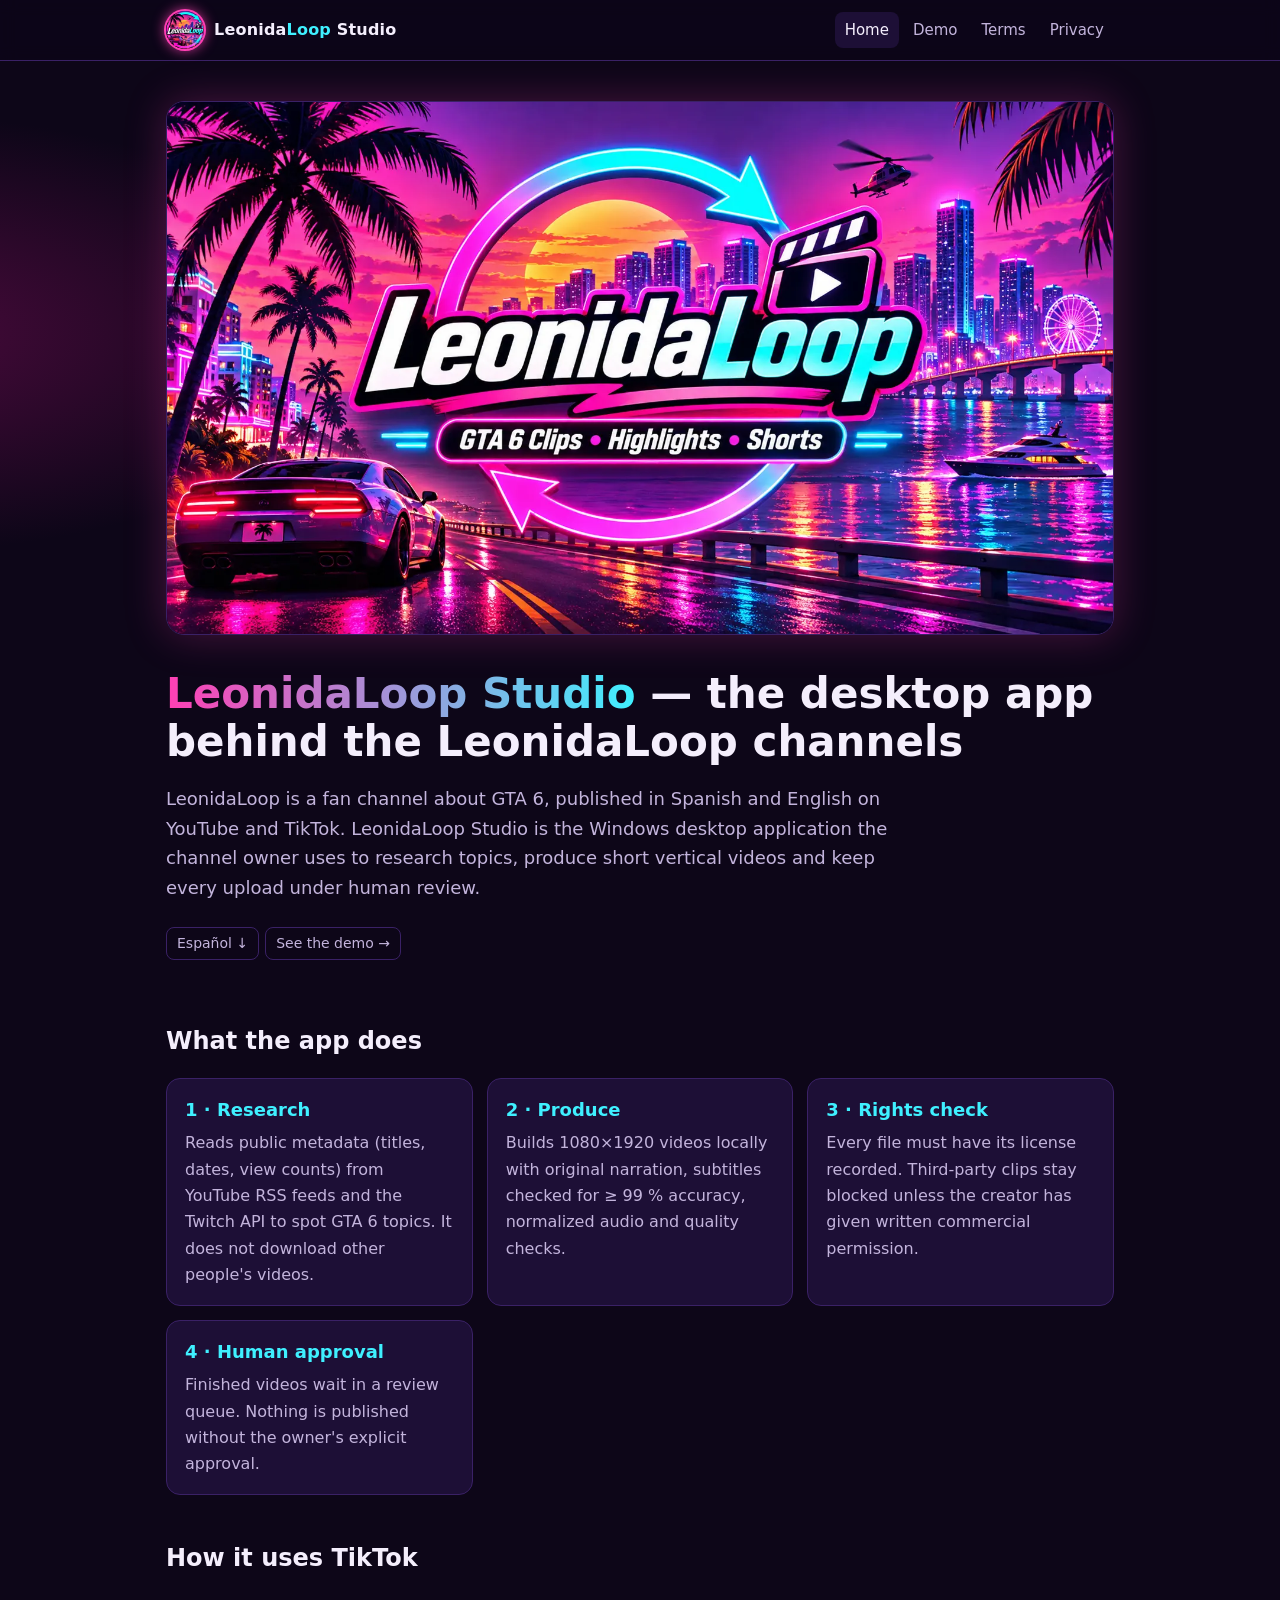
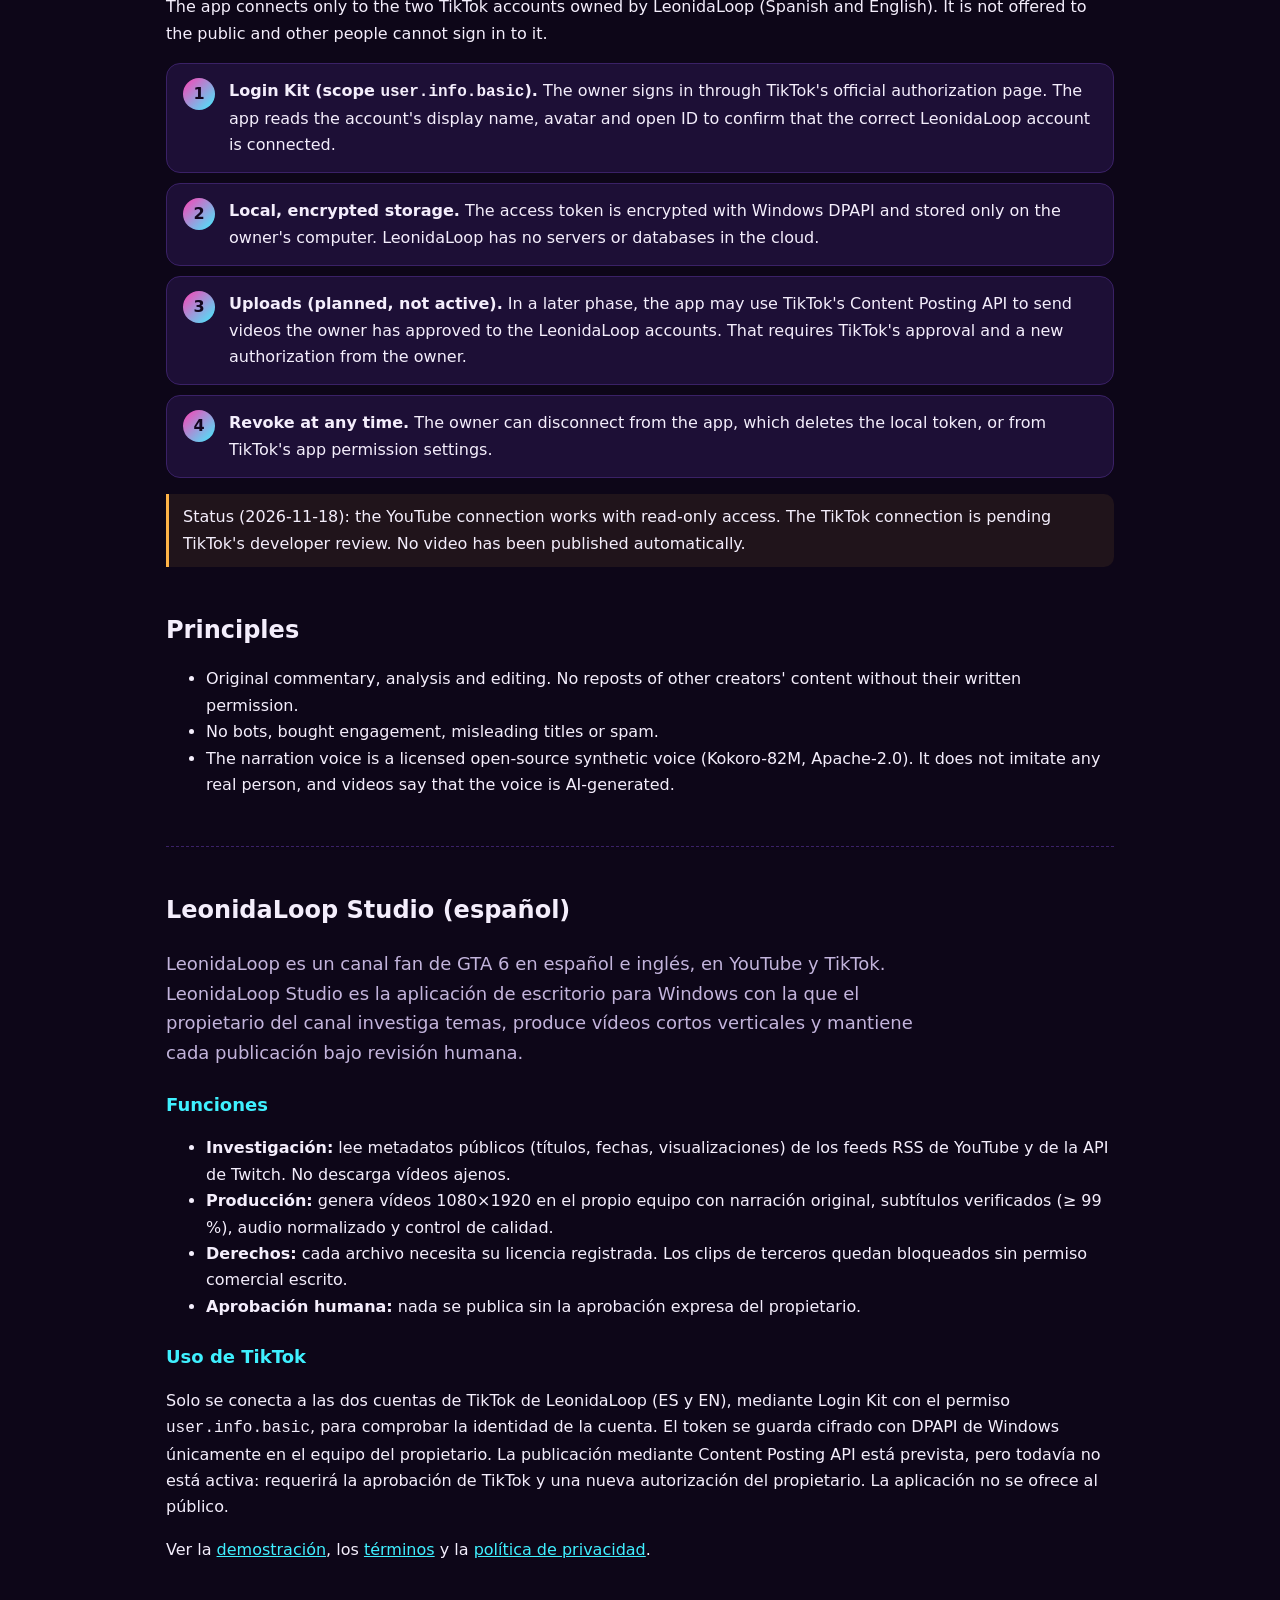
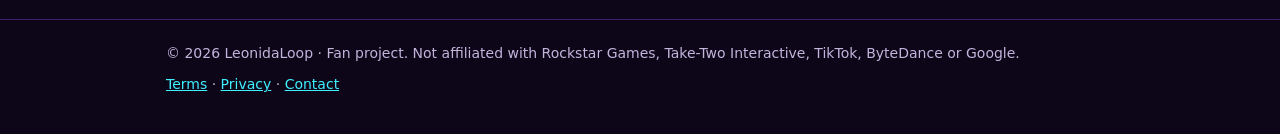
<file: index.html>
<!doctype html>
<html lang="en">
<head>
<meta charset="utf-8">
<meta name="viewport" content="width=device-width,initial-scale=1">
<title>LeonidaLoop Studio</title>
<meta name="description" content="LeonidaLoop Studio is the private Windows desktop app that the LeonidaLoop GTA 6 channels use to plan, produce and review their own short videos.">
<link rel="icon" href="assets/icon.png">
<link rel="stylesheet" href="assets/site.css">
</head>
<body>
<header class="top"><div class="wrap">
  <a class="brand" href="./"><img src="assets/logo.webp" alt="LeonidaLoop logo"><span>Leonida<b>Loop</b> Studio</span></a>
  <nav class="links"><a href="./" aria-current="page">Home</a><a href="demo.html">Demo</a><a href="terms.html">Terms</a><a href="privacy.html">Privacy</a></nav>
</div></header>

<main class="wrap">
<section class="hero">
  <img class="banner" src="assets/banner.webp" width="1600" height="900" alt="LeonidaLoop banner: neon city at sunset with the LeonidaLoop logo">
  <h1><span class="grad">LeonidaLoop Studio</span> — the desktop app behind the LeonidaLoop channels</h1>
  <p class="lead">LeonidaLoop is a fan channel about GTA 6, published in Spanish and English on YouTube and TikTok. LeonidaLoop Studio is the Windows desktop application the channel owner uses to research topics, produce short vertical videos and keep every upload under human review.</p>
  <div class="langsw"><a href="#es">Español ↓</a><a href="demo.html">See the demo →</a></div>
</section>

<h2>What the app does</h2>
<div class="grid">
  <div class="card"><h3>1 · Research</h3><p>Reads public metadata (titles, dates, view counts) from YouTube RSS feeds and the Twitch API to spot GTA 6 topics. It does not download other people's videos.</p></div>
  <div class="card"><h3>2 · Produce</h3><p>Builds 1080×1920 videos locally with original narration, subtitles checked for ≥ 99 % accuracy, normalized audio and quality checks.</p></div>
  <div class="card"><h3>3 · Rights check</h3><p>Every file must have its license recorded. Third-party clips stay blocked unless the creator has given written commercial permission.</p></div>
  <div class="card"><h3>4 · Human approval</h3><p>Finished videos wait in a review queue. Nothing is published without the owner's explicit approval.</p></div>
</div>

<h2>How it uses TikTok</h2>
<p>The app connects only to the two TikTok accounts owned by LeonidaLoop (Spanish and English). It is not offered to the public and other people cannot sign in to it.</p>
<ol class="flow">
  <li><b>Login Kit (scope <code>user.info.basic</code>).</b> The owner signs in through TikTok's official authorization page. The app reads the account's display name, avatar and open ID to confirm that the correct LeonidaLoop account is connected.</li>
  <li><b>Local, encrypted storage.</b> The access token is encrypted with Windows DPAPI and stored only on the owner's computer. LeonidaLoop has no servers or databases in the cloud.</li>
  <li><b>Uploads (planned, not active).</b> In a later phase, the app may use TikTok's Content Posting API to send videos the owner has approved to the LeonidaLoop accounts. That requires TikTok's approval and a new authorization from the owner.</li>
  <li><b>Revoke at any time.</b> The owner can disconnect from the app, which deletes the local token, or from TikTok's app permission settings.</li>
</ol>
<p class="note">Status (2026-11-18): the YouTube connection works with read-only access. The TikTok connection is pending TikTok's developer review. No video has been published automatically.</p>

<h2>Principles</h2>
<ul>
  <li>Original commentary, analysis and editing. No reposts of other creators' content without their written permission.</li>
  <li>No bots, bought engagement, misleading titles or spam.</li>
  <li>The narration voice is a licensed open-source synthetic voice (Kokoro-82M, Apache-2.0). It does not imitate any real person, and videos say that the voice is AI-generated.</li>
</ul>

<hr class="sep" id="es">
<section lang="es">
<h2>LeonidaLoop Studio (español)</h2>
<p class="lead">LeonidaLoop es un canal fan de GTA 6 en español e inglés, en YouTube y TikTok. LeonidaLoop Studio es la aplicación de escritorio para Windows con la que el propietario del canal investiga temas, produce vídeos cortos verticales y mantiene cada publicación bajo revisión humana.</p>
<h3>Funciones</h3>
<ul>
  <li><b>Investigación:</b> lee metadatos públicos (títulos, fechas, visualizaciones) de los feeds RSS de YouTube y de la API de Twitch. No descarga vídeos ajenos.</li>
  <li><b>Producción:</b> genera vídeos 1080×1920 en el propio equipo con narración original, subtítulos verificados (≥ 99 %), audio normalizado y control de calidad.</li>
  <li><b>Derechos:</b> cada archivo necesita su licencia registrada. Los clips de terceros quedan bloqueados sin permiso comercial escrito.</li>
  <li><b>Aprobación humana:</b> nada se publica sin la aprobación expresa del propietario.</li>
</ul>
<h3>Uso de TikTok</h3>
<p>Solo se conecta a las dos cuentas de TikTok de LeonidaLoop (ES y EN), mediante Login Kit con el permiso <code>user.info.basic</code>, para comprobar la identidad de la cuenta. El token se guarda cifrado con DPAPI de Windows únicamente en el equipo del propietario. La publicación mediante Content Posting API está prevista, pero todavía no está activa: requerirá la aprobación de TikTok y una nueva autorización del propietario. La aplicación no se ofrece al público.</p>
<p>Ver la <a href="demo.html#es">demostración</a>, los <a href="terms.html#es">términos</a> y la <a href="privacy.html#es">política de privacidad</a>.</p>
</section>
</main>

<footer><div class="wrap">
  <span>© 2026 LeonidaLoop · Fan project. Not affiliated with Rockstar Games, Take-Two Interactive, TikTok, ByteDance or Google.</span>
  <span><a href="terms.html">Terms</a> · <a href="privacy.html">Privacy</a> · <a href="https://github.com/leonidaloop/leonidaloop.github.io/issues">Contact</a></span>
</div></footer>
</body>
</html>
</file>
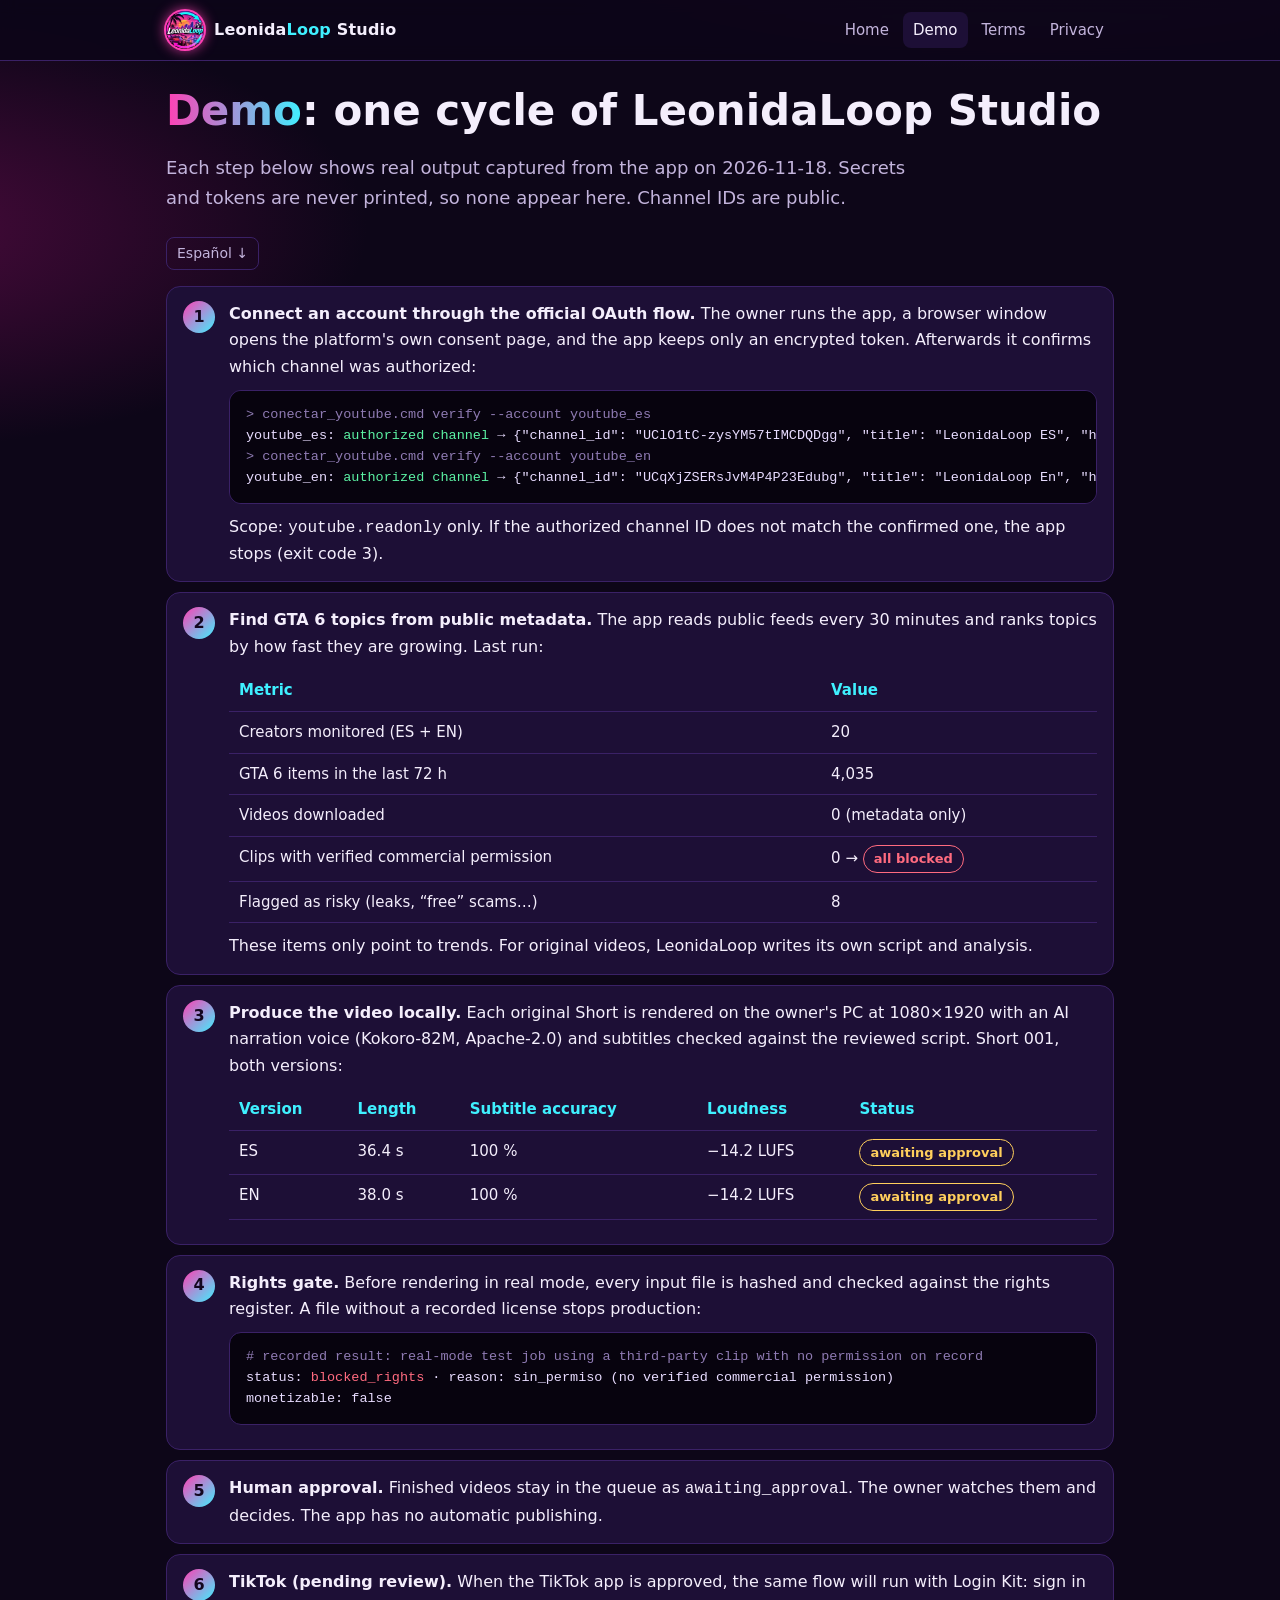
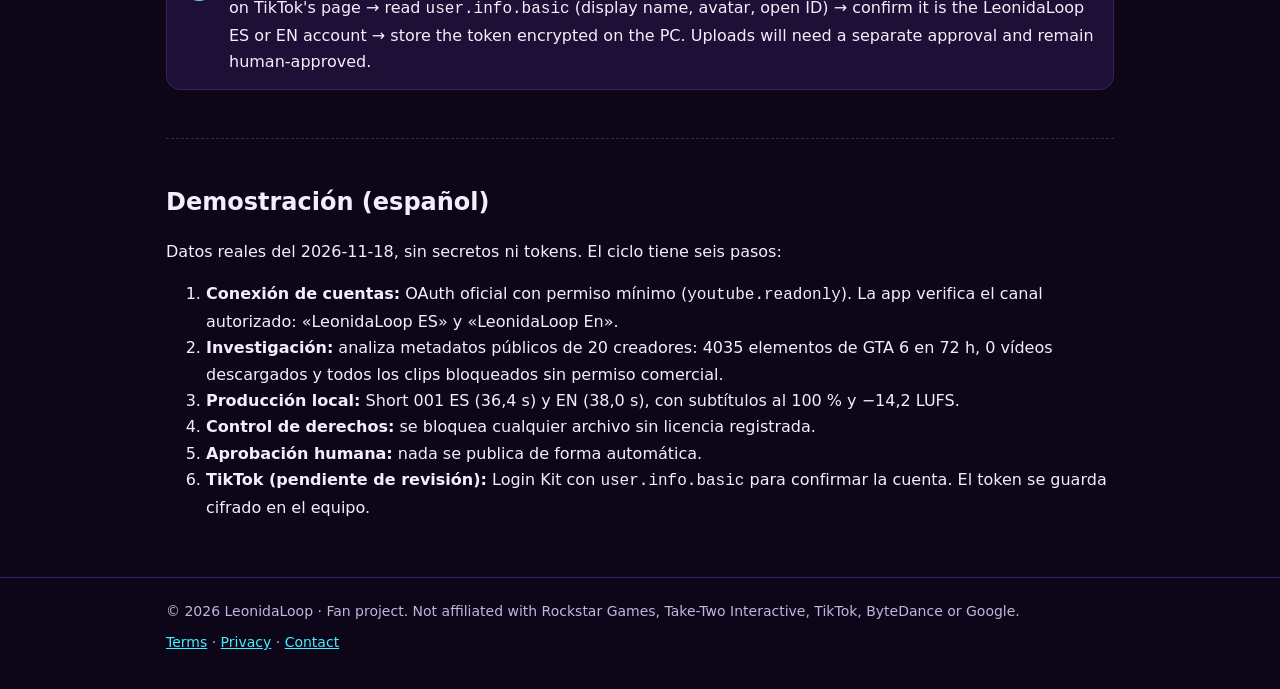
<file: demo.html>
<!doctype html>
<html lang="en">
<head>
<meta charset="utf-8">
<meta name="viewport" content="width=device-width,initial-scale=1">
<title>LeonidaLoop Studio Demo</title>
<meta name="description" content="A walkthrough of LeonidaLoop Studio using real output from the app.">
<link rel="icon" href="assets/icon.png">
<link rel="stylesheet" href="assets/site.css">
</head>
<body>
<header class="top"><div class="wrap">
  <a class="brand" href="./"><img src="assets/logo.webp" alt="LeonidaLoop logo"><span>Leonida<b>Loop</b> Studio</span></a>
  <nav class="links"><a href="./">Home</a><a href="demo.html" aria-current="page">Demo</a><a href="terms.html">Terms</a><a href="privacy.html">Privacy</a></nav>
</div></header>

<main class="wrap">
<h1><span class="grad">Demo</span>: one cycle of LeonidaLoop Studio</h1>
<p class="lead">Each step below shows real output captured from the app on 2026-11-18. Secrets and tokens are never printed, so none appear here. Channel IDs are public.</p>
<div class="langsw"><a href="#es">Español ↓</a></div>

<ol class="flow">
<li><b>Connect an account through the official OAuth flow.</b> The owner runs the app, a browser window opens the platform's own consent page, and the app keeps only an encrypted token. Afterwards it confirms which channel was authorized:
<pre class="term"><span class="c">&gt; conectar_youtube.cmd verify --account youtube_es</span>
youtube_es: <span class="g">authorized channel</span> → {"channel_id": "UClO1tC-zysYM57tIMCDQDgg", "title": "LeonidaLoop ES", "handle": "@leonidaloopesp", "privacy": "public"}
<span class="c">&gt; conectar_youtube.cmd verify --account youtube_en</span>
youtube_en: <span class="g">authorized channel</span> → {"channel_id": "UCqXjZSERsJvM4P4P23Edubg", "title": "LeonidaLoop En", "handle": "@leonidaloopeng", "privacy": "public"}</pre>
Scope: <code>youtube.readonly</code> only. If the authorized channel ID does not match the confirmed one, the app stops (exit code 3).</li>

<li><b>Find GTA 6 topics from public metadata.</b> The app reads public feeds every 30 minutes and ranks topics by how fast they are growing. Last run:
<div class="tbl"><table>
<tr><th>Metric</th><th>Value</th></tr>
<tr><td>Creators monitored (ES + EN)</td><td>20</td></tr>
<tr><td>GTA 6 items in the last 72 h</td><td>4,035</td></tr>
<tr><td>Videos downloaded</td><td>0 (metadata only)</td></tr>
<tr><td>Clips with verified commercial permission</td><td>0 → <span class="pill bad">all blocked</span></td></tr>
<tr><td>Flagged as risky (leaks, “free” scams…)</td><td>8</td></tr>
</table></div>
These items only point to trends. For original videos, LeonidaLoop writes its own script and analysis.</li>

<li><b>Produce the video locally.</b> Each original Short is rendered on the owner's PC at 1080×1920 with an AI narration voice (Kokoro-82M, Apache-2.0) and subtitles checked against the reviewed script. Short 001, both versions:
<div class="tbl"><table>
<tr><th>Version</th><th>Length</th><th>Subtitle accuracy</th><th>Loudness</th><th>Status</th></tr>
<tr><td>ES</td><td>36.4 s</td><td>100 %</td><td>−14.2 LUFS</td><td><span class="pill warn">awaiting approval</span></td></tr>
<tr><td>EN</td><td>38.0 s</td><td>100 %</td><td>−14.2 LUFS</td><td><span class="pill warn">awaiting approval</span></td></tr>
</table></div></li>

<li><b>Rights gate.</b> Before rendering in real mode, every input file is hashed and checked against the rights register. A file without a recorded license stops production:
<pre class="term"><span class="c"># recorded result: real-mode test job using a third-party clip with no permission on record</span>
status: <span class="r">blocked_rights</span> · reason: sin_permiso (no verified commercial permission)
monetizable: false</pre></li>

<li><b>Human approval.</b> Finished videos stay in the queue as <code>awaiting_approval</code>. The owner watches them and decides. The app has no automatic publishing.</li>

<li><b>TikTok (pending review).</b> When the TikTok app is approved, the same flow will run with Login Kit: sign in on TikTok's page → read <code>user.info.basic</code> (display name, avatar, open ID) → confirm it is the LeonidaLoop ES or EN account → store the token encrypted on the PC. Uploads will need a separate approval and remain human-approved.</li>
</ol>

<hr class="sep" id="es">
<section lang="es">
<h2>Demostración (español)</h2>
<p>Datos reales del 2026-11-18, sin secretos ni tokens. El ciclo tiene seis pasos:</p>
<ol>
<li><b>Conexión de cuentas:</b> OAuth oficial con permiso mínimo (<code>youtube.readonly</code>). La app verifica el canal autorizado: «LeonidaLoop ES» y «LeonidaLoop En».</li>
<li><b>Investigación:</b> analiza metadatos públicos de 20 creadores: 4035 elementos de GTA 6 en 72 h, 0 vídeos descargados y todos los clips bloqueados sin permiso comercial.</li>
<li><b>Producción local:</b> Short 001 ES (36,4 s) y EN (38,0 s), con subtítulos al 100 % y −14,2 LUFS.</li>
<li><b>Control de derechos:</b> se bloquea cualquier archivo sin licencia registrada.</li>
<li><b>Aprobación humana:</b> nada se publica de forma automática.</li>
<li><b>TikTok (pendiente de revisión):</b> Login Kit con <code>user.info.basic</code> para confirmar la cuenta. El token se guarda cifrado en el equipo.</li>
</ol>
</section>
</main>

<footer><div class="wrap">
  <span>© 2026 LeonidaLoop · Fan project. Not affiliated with Rockstar Games, Take-Two Interactive, TikTok, ByteDance or Google.</span>
  <span><a href="terms.html">Terms</a> · <a href="privacy.html">Privacy</a> · <a href="https://github.com/leonidaloop/leonidaloop.github.io/issues">Contact</a></span>
</div></footer>
</body>
</html>
</file>
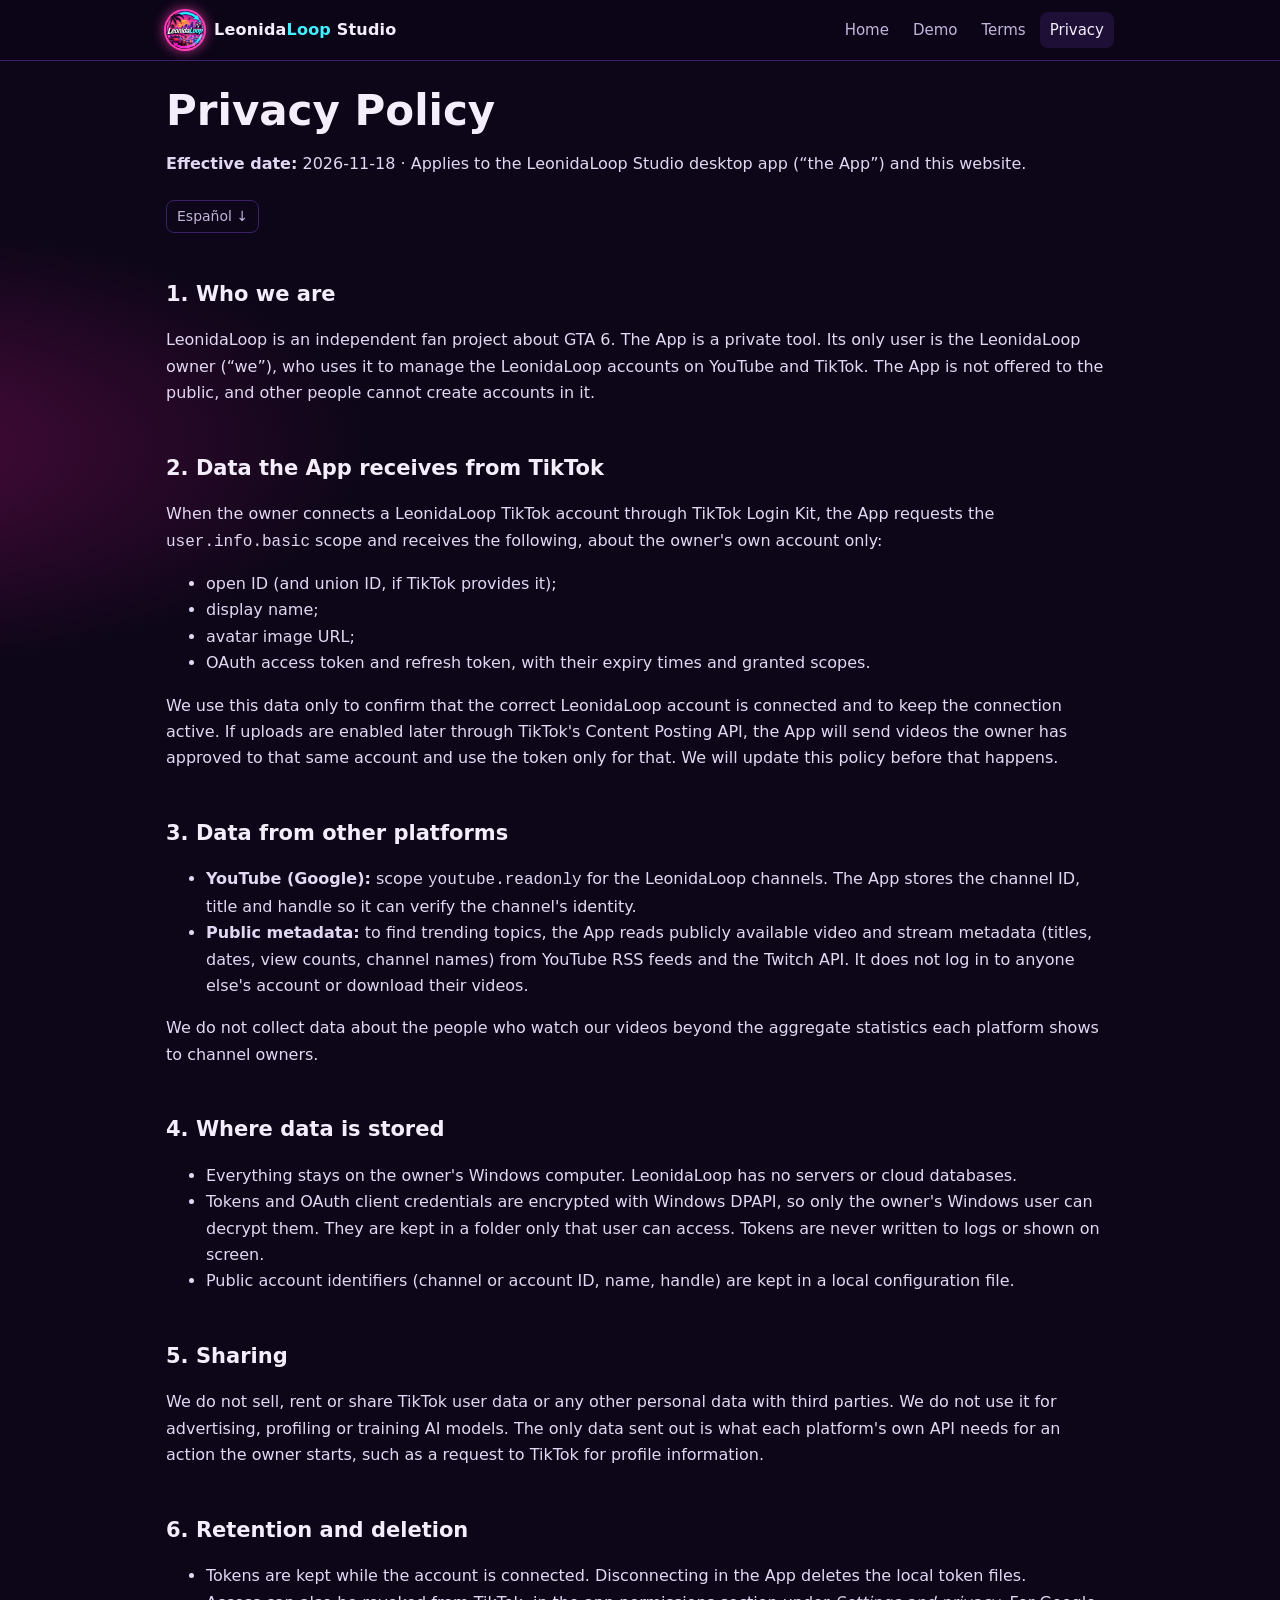
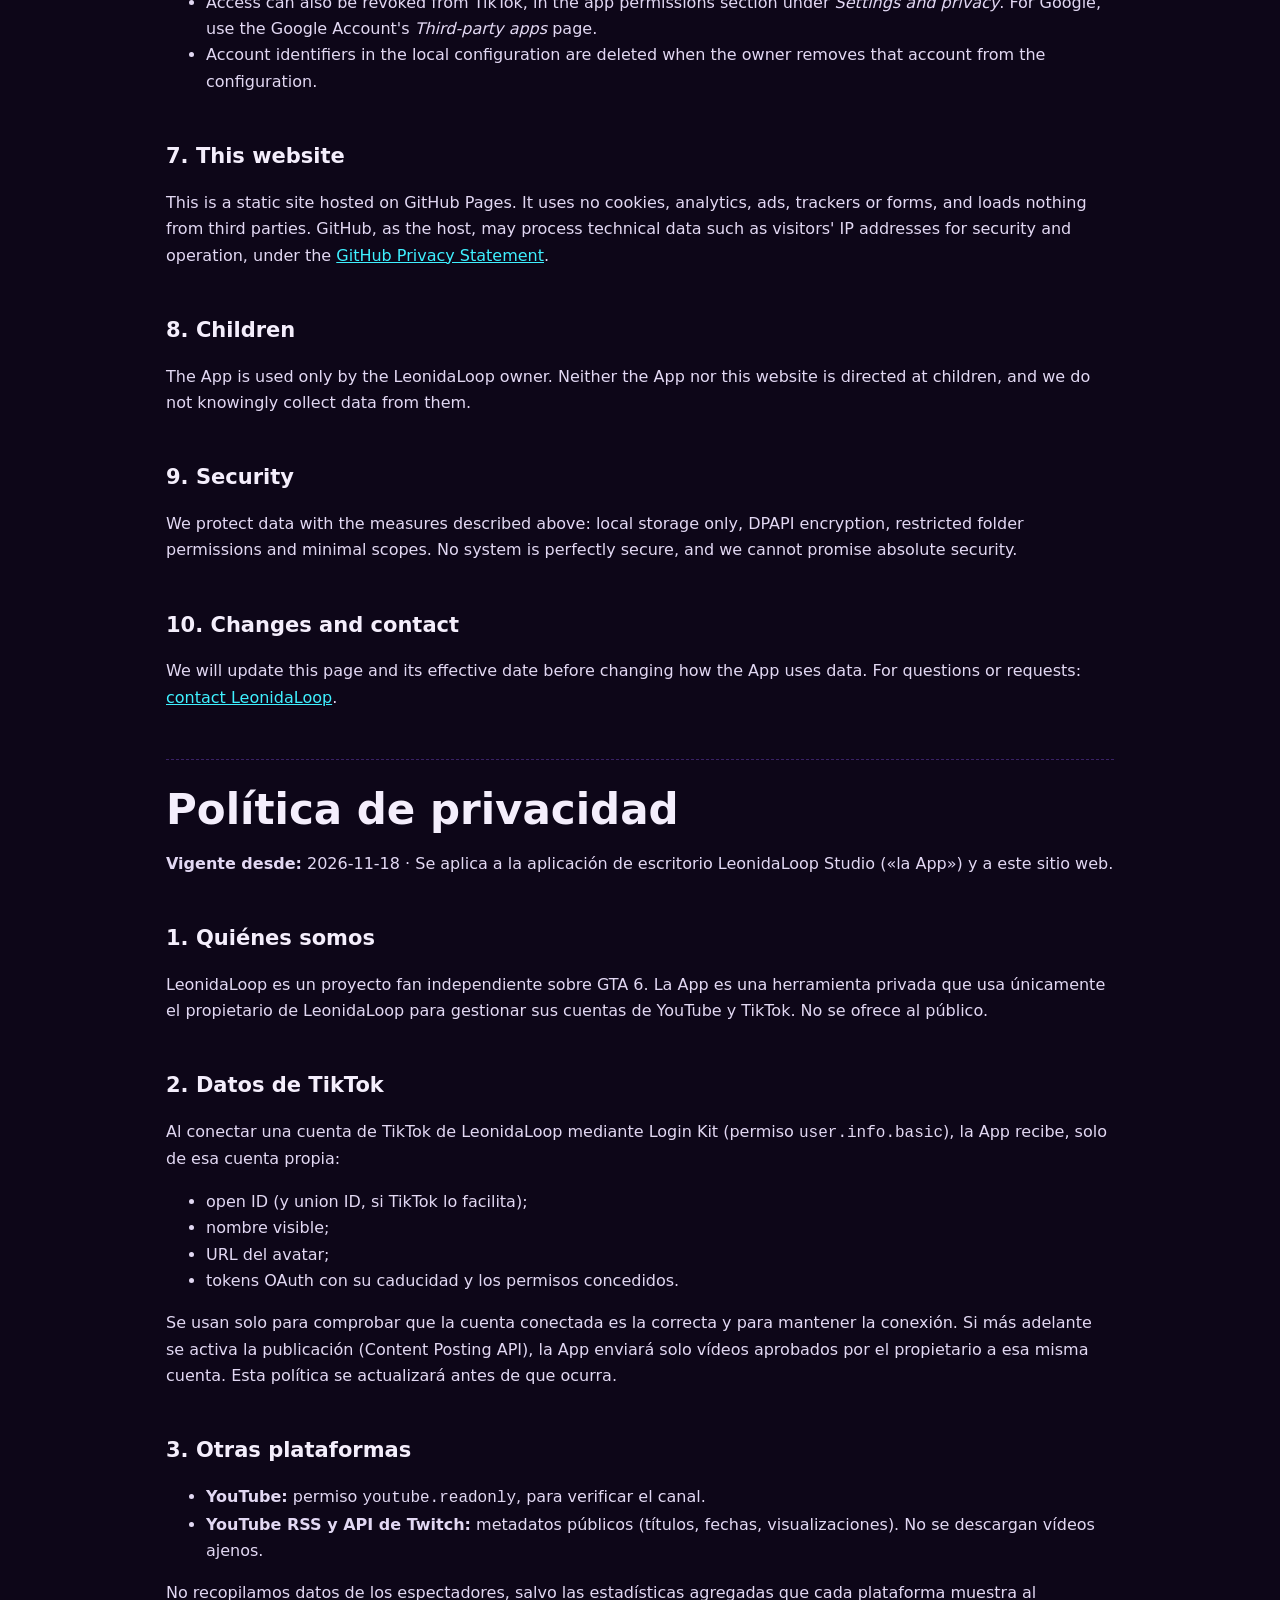
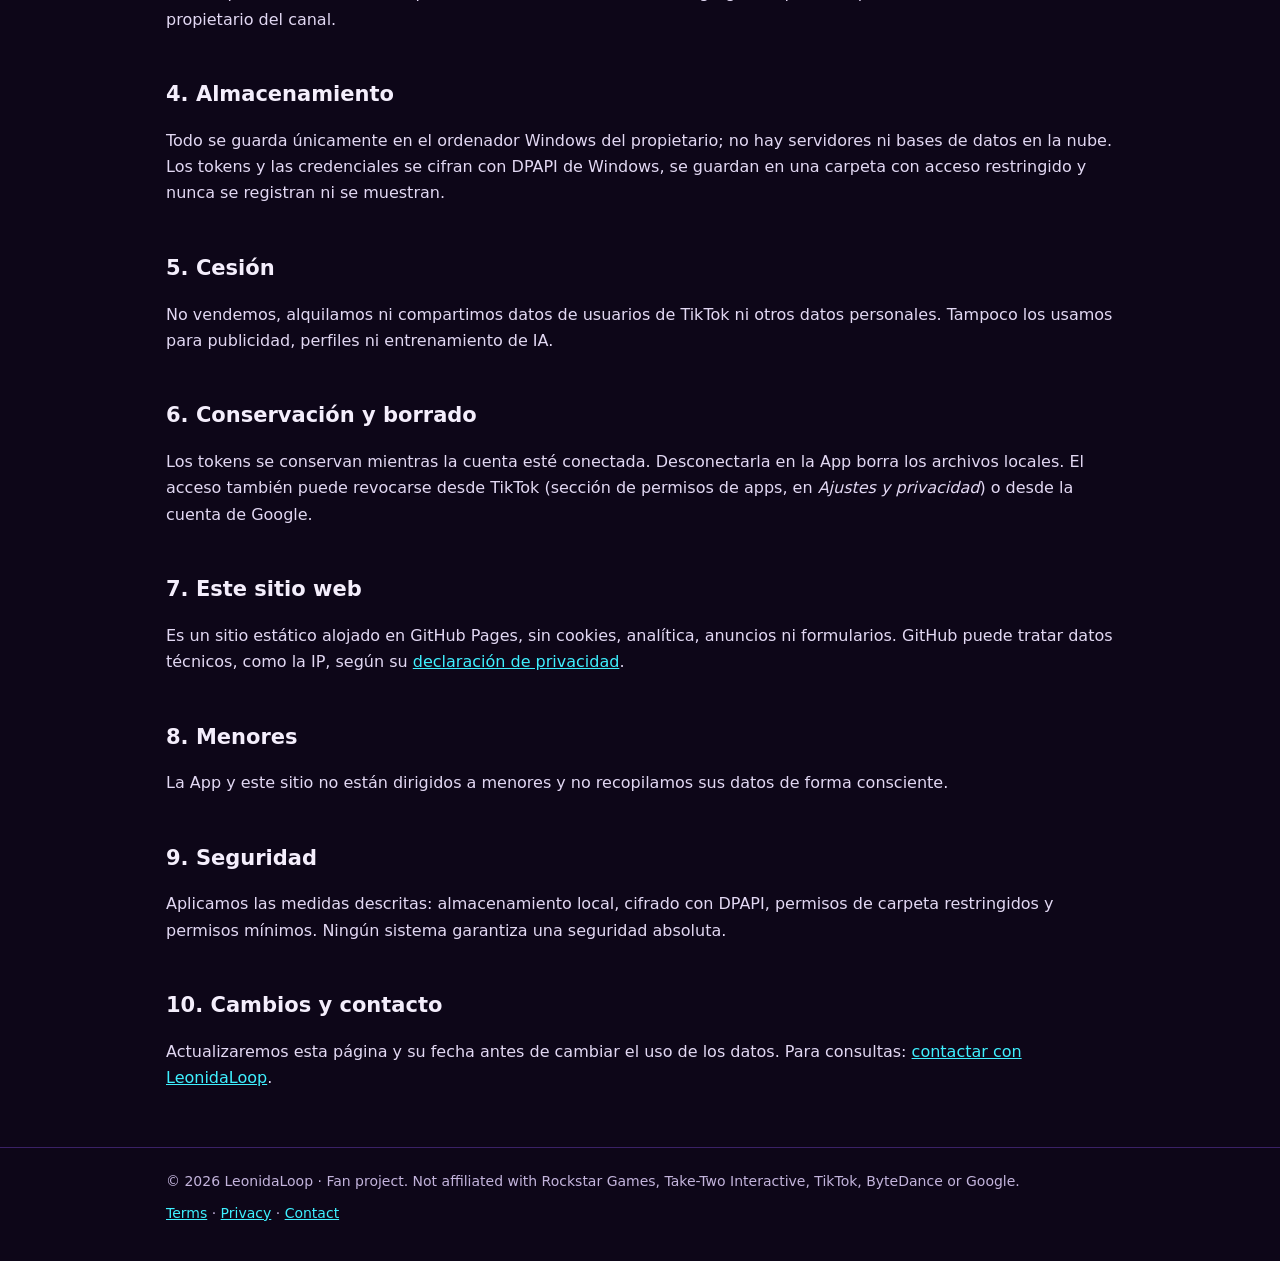
<file: privacy.html>
<!doctype html>
<html lang="en">
<head>
<meta charset="utf-8">
<meta name="viewport" content="width=device-width,initial-scale=1">
<title>LeonidaLoop Privacy Policy</title>
<meta name="description" content="Privacy policy for LeonidaLoop Studio and the LeonidaLoop website.">
<link rel="icon" href="assets/icon.png">
<link rel="stylesheet" href="assets/site.css">
</head>
<body>
<header class="top"><div class="wrap">
  <a class="brand" href="./"><img src="assets/logo.webp" alt="LeonidaLoop logo"><span>Leonida<b>Loop</b> Studio</span></a>
  <nav class="links"><a href="./">Home</a><a href="demo.html">Demo</a><a href="terms.html">Terms</a><a href="privacy.html" aria-current="page">Privacy</a></nav>
</div></header>

<main class="wrap legal">
<h1>Privacy Policy</h1>
<p><b>Effective date:</b> 2026-11-18 · Applies to the LeonidaLoop Studio desktop app (“the App”) and this website.</p>
<div class="langsw"><a href="#es">Español ↓</a></div>

<h2>1. Who we are</h2>
<p>LeonidaLoop is an independent fan project about GTA 6. The App is a private tool. Its only user is the LeonidaLoop owner (“we”), who uses it to manage the LeonidaLoop accounts on YouTube and TikTok. The App is not offered to the public, and other people cannot create accounts in it.</p>

<h2>2. Data the App receives from TikTok</h2>
<p>When the owner connects a LeonidaLoop TikTok account through TikTok Login Kit, the App requests the <code>user.info.basic</code> scope and receives the following, about the owner's own account only:</p>
<ul>
  <li>open ID (and union ID, if TikTok provides it);</li>
  <li>display name;</li>
  <li>avatar image URL;</li>
  <li>OAuth access token and refresh token, with their expiry times and granted scopes.</li>
</ul>
<p>We use this data only to confirm that the correct LeonidaLoop account is connected and to keep the connection active. If uploads are enabled later through TikTok's Content Posting API, the App will send videos the owner has approved to that same account and use the token only for that. We will update this policy before that happens.</p>

<h2>3. Data from other platforms</h2>
<ul>
  <li><b>YouTube (Google):</b> scope <code>youtube.readonly</code> for the LeonidaLoop channels. The App stores the channel ID, title and handle so it can verify the channel's identity.</li>
  <li><b>Public metadata:</b> to find trending topics, the App reads publicly available video and stream metadata (titles, dates, view counts, channel names) from YouTube RSS feeds and the Twitch API. It does not log in to anyone else's account or download their videos.</li>
</ul>
<p>We do not collect data about the people who watch our videos beyond the aggregate statistics each platform shows to channel owners.</p>

<h2>4. Where data is stored</h2>
<ul>
  <li>Everything stays on the owner's Windows computer. LeonidaLoop has no servers or cloud databases.</li>
  <li>Tokens and OAuth client credentials are encrypted with Windows DPAPI, so only the owner's Windows user can decrypt them. They are kept in a folder only that user can access. Tokens are never written to logs or shown on screen.</li>
  <li>Public account identifiers (channel or account ID, name, handle) are kept in a local configuration file.</li>
</ul>

<h2>5. Sharing</h2>
<p>We do not sell, rent or share TikTok user data or any other personal data with third parties. We do not use it for advertising, profiling or training AI models. The only data sent out is what each platform's own API needs for an action the owner starts, such as a request to TikTok for profile information.</p>

<h2>6. Retention and deletion</h2>
<ul>
  <li>Tokens are kept while the account is connected. Disconnecting in the App deletes the local token files.</li>
  <li>Access can also be revoked from TikTok, in the app permissions section under <i>Settings and privacy</i>. For Google, use the Google Account's <i>Third-party apps</i> page.</li>
  <li>Account identifiers in the local configuration are deleted when the owner removes that account from the configuration.</li>
</ul>

<h2>7. This website</h2>
<p>This is a static site hosted on GitHub Pages. It uses no cookies, analytics, ads, trackers or forms, and loads nothing from third parties. GitHub, as the host, may process technical data such as visitors' IP addresses for security and operation, under the <a href="https://docs.github.com/en/site-policy/privacy-policies/github-general-privacy-statement">GitHub Privacy Statement</a>.</p>

<h2>8. Children</h2>
<p>The App is used only by the LeonidaLoop owner. Neither the App nor this website is directed at children, and we do not knowingly collect data from them.</p>

<h2>9. Security</h2>
<p>We protect data with the measures described above: local storage only, DPAPI encryption, restricted folder permissions and minimal scopes. No system is perfectly secure, and we cannot promise absolute security.</p>

<h2>10. Changes and contact</h2>
<p>We will update this page and its effective date before changing how the App uses data. For questions or requests: <a href="https://github.com/leonidaloop/leonidaloop.github.io/issues">contact LeonidaLoop</a>.</p>

<hr class="sep" id="es">
<section lang="es">
<h1>Política de privacidad</h1>
<p><b>Vigente desde:</b> 2026-11-18 · Se aplica a la aplicación de escritorio LeonidaLoop Studio («la App») y a este sitio web.</p>
<h2>1. Quiénes somos</h2>
<p>LeonidaLoop es un proyecto fan independiente sobre GTA 6. La App es una herramienta privada que usa únicamente el propietario de LeonidaLoop para gestionar sus cuentas de YouTube y TikTok. No se ofrece al público.</p>
<h2>2. Datos de TikTok</h2>
<p>Al conectar una cuenta de TikTok de LeonidaLoop mediante Login Kit (permiso <code>user.info.basic</code>), la App recibe, solo de esa cuenta propia:</p>
<ul>
<li>open ID (y union ID, si TikTok lo facilita);</li>
<li>nombre visible;</li>
<li>URL del avatar;</li>
<li>tokens OAuth con su caducidad y los permisos concedidos.</li>
</ul>
<p>Se usan solo para comprobar que la cuenta conectada es la correcta y para mantener la conexión. Si más adelante se activa la publicación (Content Posting API), la App enviará solo vídeos aprobados por el propietario a esa misma cuenta. Esta política se actualizará antes de que ocurra.</p>
<h2>3. Otras plataformas</h2>
<ul>
<li><b>YouTube:</b> permiso <code>youtube.readonly</code>, para verificar el canal.</li>
<li><b>YouTube RSS y API de Twitch:</b> metadatos públicos (títulos, fechas, visualizaciones). No se descargan vídeos ajenos.</li>
</ul>
<p>No recopilamos datos de los espectadores, salvo las estadísticas agregadas que cada plataforma muestra al propietario del canal.</p>
<h2>4. Almacenamiento</h2>
<p>Todo se guarda únicamente en el ordenador Windows del propietario; no hay servidores ni bases de datos en la nube. Los tokens y las credenciales se cifran con DPAPI de Windows, se guardan en una carpeta con acceso restringido y nunca se registran ni se muestran.</p>
<h2>5. Cesión</h2>
<p>No vendemos, alquilamos ni compartimos datos de usuarios de TikTok ni otros datos personales. Tampoco los usamos para publicidad, perfiles ni entrenamiento de IA.</p>
<h2>6. Conservación y borrado</h2>
<p>Los tokens se conservan mientras la cuenta esté conectada. Desconectarla en la App borra los archivos locales. El acceso también puede revocarse desde TikTok (sección de permisos de apps, en <i>Ajustes y privacidad</i>) o desde la cuenta de Google.</p>
<h2>7. Este sitio web</h2>
<p>Es un sitio estático alojado en GitHub Pages, sin cookies, analítica, anuncios ni formularios. GitHub puede tratar datos técnicos, como la IP, según su <a href="https://docs.github.com/en/site-policy/privacy-policies/github-general-privacy-statement">declaración de privacidad</a>.</p>
<h2>8. Menores</h2>
<p>La App y este sitio no están dirigidos a menores y no recopilamos sus datos de forma consciente.</p>
<h2>9. Seguridad</h2>
<p>Aplicamos las medidas descritas: almacenamiento local, cifrado con DPAPI, permisos de carpeta restringidos y permisos mínimos. Ningún sistema garantiza una seguridad absoluta.</p>
<h2>10. Cambios y contacto</h2>
<p>Actualizaremos esta página y su fecha antes de cambiar el uso de los datos. Para consultas: <a href="https://github.com/leonidaloop/leonidaloop.github.io/issues">contactar con LeonidaLoop</a>.</p>
</section>
</main>

<footer><div class="wrap">
  <span>© 2026 LeonidaLoop · Fan project. Not affiliated with Rockstar Games, Take-Two Interactive, TikTok, ByteDance or Google.</span>
  <span><a href="terms.html">Terms</a> · <a href="privacy.html">Privacy</a> · <a href="https://github.com/leonidaloop/leonidaloop.github.io/issues">Contact</a></span>
</div></footer>
</body>
</html>
</file>
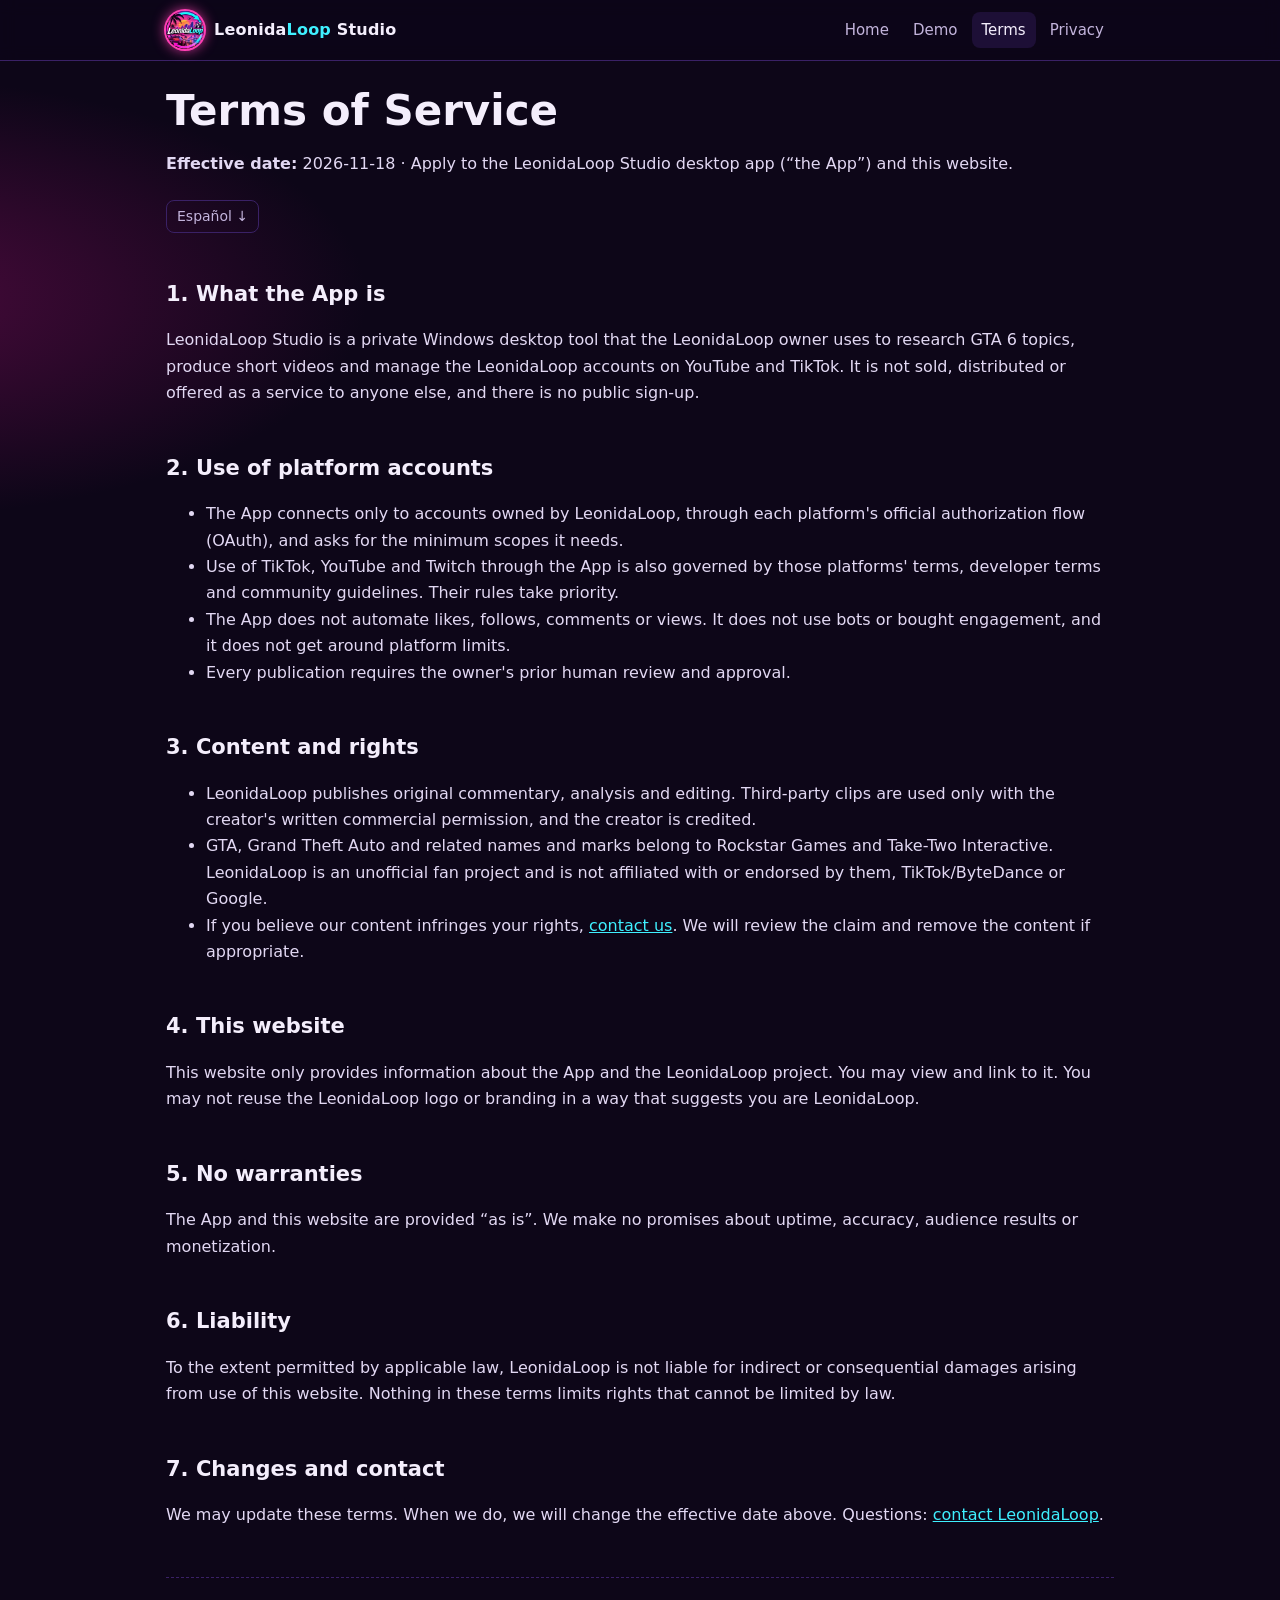
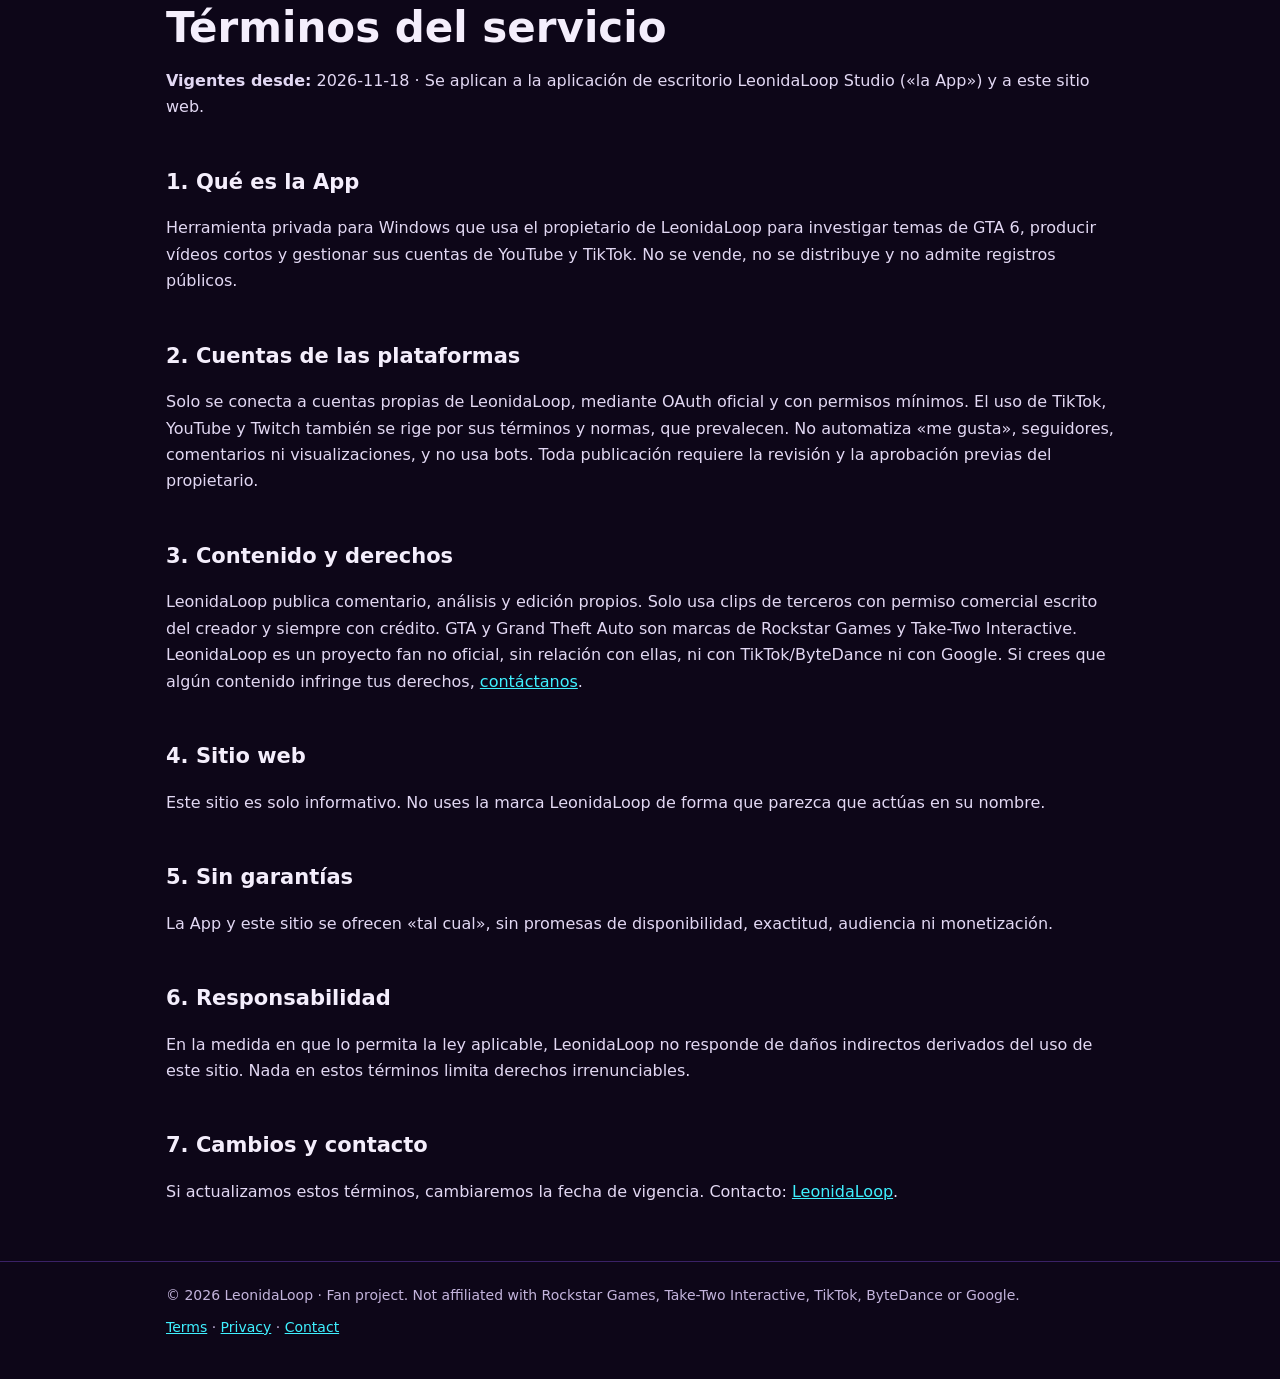
<file: terms.html>
<!doctype html>
<html lang="en">
<head>
<meta charset="utf-8">
<meta name="viewport" content="width=device-width,initial-scale=1">
<title>LeonidaLoop Terms of Service</title>
<meta name="description" content="Terms of service for LeonidaLoop Studio and the LeonidaLoop website.">
<link rel="icon" href="assets/icon.png">
<link rel="stylesheet" href="assets/site.css">
</head>
<body>
<header class="top"><div class="wrap">
  <a class="brand" href="./"><img src="assets/logo.webp" alt="LeonidaLoop logo"><span>Leonida<b>Loop</b> Studio</span></a>
  <nav class="links"><a href="./">Home</a><a href="demo.html">Demo</a><a href="terms.html" aria-current="page">Terms</a><a href="privacy.html">Privacy</a></nav>
</div></header>

<main class="wrap legal">
<h1>Terms of Service</h1>
<p><b>Effective date:</b> 2026-11-18 · Apply to the LeonidaLoop Studio desktop app (“the App”) and this website.</p>
<div class="langsw"><a href="#es">Español ↓</a></div>

<h2>1. What the App is</h2>
<p>LeonidaLoop Studio is a private Windows desktop tool that the LeonidaLoop owner uses to research GTA 6 topics, produce short videos and manage the LeonidaLoop accounts on YouTube and TikTok. It is not sold, distributed or offered as a service to anyone else, and there is no public sign-up.</p>

<h2>2. Use of platform accounts</h2>
<ul>
  <li>The App connects only to accounts owned by LeonidaLoop, through each platform's official authorization flow (OAuth), and asks for the minimum scopes it needs.</li>
  <li>Use of TikTok, YouTube and Twitch through the App is also governed by those platforms' terms, developer terms and community guidelines. Their rules take priority.</li>
  <li>The App does not automate likes, follows, comments or views. It does not use bots or bought engagement, and it does not get around platform limits.</li>
  <li>Every publication requires the owner's prior human review and approval.</li>
</ul>

<h2>3. Content and rights</h2>
<ul>
  <li>LeonidaLoop publishes original commentary, analysis and editing. Third-party clips are used only with the creator's written commercial permission, and the creator is credited.</li>
  <li>GTA, Grand Theft Auto and related names and marks belong to Rockstar Games and Take-Two Interactive. LeonidaLoop is an unofficial fan project and is not affiliated with or endorsed by them, TikTok/ByteDance or Google.</li>
  <li>If you believe our content infringes your rights, <a href="https://github.com/leonidaloop/leonidaloop.github.io/issues">contact us</a>. We will review the claim and remove the content if appropriate.</li>
</ul>

<h2>4. This website</h2>
<p>This website only provides information about the App and the LeonidaLoop project. You may view and link to it. You may not reuse the LeonidaLoop logo or branding in a way that suggests you are LeonidaLoop.</p>

<h2>5. No warranties</h2>
<p>The App and this website are provided “as is”. We make no promises about uptime, accuracy, audience results or monetization.</p>

<h2>6. Liability</h2>
<p>To the extent permitted by applicable law, LeonidaLoop is not liable for indirect or consequential damages arising from use of this website. Nothing in these terms limits rights that cannot be limited by law.</p>

<h2>7. Changes and contact</h2>
<p>We may update these terms. When we do, we will change the effective date above. Questions: <a href="https://github.com/leonidaloop/leonidaloop.github.io/issues">contact LeonidaLoop</a>.</p>

<hr class="sep" id="es">
<section lang="es">
<h1>Términos del servicio</h1>
<p><b>Vigentes desde:</b> 2026-11-18 · Se aplican a la aplicación de escritorio LeonidaLoop Studio («la App») y a este sitio web.</p>
<h2>1. Qué es la App</h2>
<p>Herramienta privada para Windows que usa el propietario de LeonidaLoop para investigar temas de GTA 6, producir vídeos cortos y gestionar sus cuentas de YouTube y TikTok. No se vende, no se distribuye y no admite registros públicos.</p>
<h2>2. Cuentas de las plataformas</h2>
<p>Solo se conecta a cuentas propias de LeonidaLoop, mediante OAuth oficial y con permisos mínimos. El uso de TikTok, YouTube y Twitch también se rige por sus términos y normas, que prevalecen. No automatiza «me gusta», seguidores, comentarios ni visualizaciones, y no usa bots. Toda publicación requiere la revisión y la aprobación previas del propietario.</p>
<h2>3. Contenido y derechos</h2>
<p>LeonidaLoop publica comentario, análisis y edición propios. Solo usa clips de terceros con permiso comercial escrito del creador y siempre con crédito. GTA y Grand Theft Auto son marcas de Rockstar Games y Take-Two Interactive. LeonidaLoop es un proyecto fan no oficial, sin relación con ellas, ni con TikTok/ByteDance ni con Google. Si crees que algún contenido infringe tus derechos, <a href="https://github.com/leonidaloop/leonidaloop.github.io/issues">contáctanos</a>.</p>
<h2>4. Sitio web</h2>
<p>Este sitio es solo informativo. No uses la marca LeonidaLoop de forma que parezca que actúas en su nombre.</p>
<h2>5. Sin garantías</h2>
<p>La App y este sitio se ofrecen «tal cual», sin promesas de disponibilidad, exactitud, audiencia ni monetización.</p>
<h2>6. Responsabilidad</h2>
<p>En la medida en que lo permita la ley aplicable, LeonidaLoop no responde de daños indirectos derivados del uso de este sitio. Nada en estos términos limita derechos irrenunciables.</p>
<h2>7. Cambios y contacto</h2>
<p>Si actualizamos estos términos, cambiaremos la fecha de vigencia. Contacto: <a href="https://github.com/leonidaloop/leonidaloop.github.io/issues">LeonidaLoop</a>.</p>
</section>
</main>

<footer><div class="wrap">
  <span>© 2026 LeonidaLoop · Fan project. Not affiliated with Rockstar Games, Take-Two Interactive, TikTok, ByteDance or Google.</span>
  <span><a href="terms.html">Terms</a> · <a href="privacy.html">Privacy</a> · <a href="https://github.com/leonidaloop/leonidaloop.github.io/issues">Contact</a></span>
</div></footer>
</body>
</html>
</file>
<file: assets/site.css>
:root{
  --bg:#0d0618; --bg2:#170a2b; --card:#1d0f36; --line:#3a2166;
  --text:#f4eefc; --muted:#c3b4dc; --pink:#ff3fb4; --cyan:#3ff0ff; --sun:#ffb347;
  --ok:#5cf2a4; --warn:#ffcf5c; --bad:#ff6b7f;
  --mono:ui-monospace,"Cascadia Mono",Consolas,"Liberation Mono",monospace;
  --sans:system-ui,-apple-system,"Segoe UI",Roboto,"Helvetica Neue",Arial,sans-serif;
}
*{box-sizing:border-box}
html{scroll-behavior:smooth}
body{margin:0;background:var(--bg);color:var(--text);font:16px/1.65 var(--sans);
  background-image:radial-gradient(1200px 500px at 80% -10%,#3b0f5c 0,transparent 60%),radial-gradient(900px 400px at -10% 10%,#4a0a3c 0,transparent 55%)}
a{color:var(--cyan)} a:hover{color:var(--pink)}
.wrap{max-width:980px;margin:0 auto;padding:0 16px}
header.top{position:sticky;top:0;z-index:5;background:rgba(13,6,24,.88);backdrop-filter:blur(8px);border-bottom:1px solid var(--line)}
header.top .wrap{display:flex;align-items:center;gap:14px;min-height:60px;flex-wrap:wrap}
.brand{display:flex;align-items:center;gap:10px;text-decoration:none;color:var(--text);font-weight:800;letter-spacing:.2px}
.brand img{width:38px;height:38px;border-radius:50%;box-shadow:0 0 0 2px var(--pink),0 0 14px var(--pink)}
.brand b{color:var(--cyan)}
nav.links{margin-left:auto;display:flex;gap:4px;flex-wrap:wrap}
nav.links a{color:var(--muted);text-decoration:none;padding:6px 10px;border-radius:8px;font-size:15px}
nav.links a:hover,nav.links a[aria-current=page]{color:var(--text);background:var(--card)}
.hero{padding:40px 0 18px}
.hero img.banner{width:100%;height:auto;border-radius:18px;border:1px solid var(--line);box-shadow:0 0 40px rgba(255,63,180,.25)}
h1{font-size:clamp(28px,5vw,42px);line-height:1.15;margin:26px 0 8px}
h1 .grad{background:linear-gradient(90deg,var(--pink),var(--cyan));-webkit-background-clip:text;background-clip:text;color:transparent}
h2{font-size:24px;margin:38px 0 10px;padding-top:6px}
h3{font-size:18px;margin:22px 0 6px;color:var(--cyan)}
p.lead{font-size:18px;color:var(--muted);max-width:760px}
.grid{display:grid;grid-template-columns:repeat(auto-fit,minmax(230px,1fr));gap:14px;margin:16px 0}
.card{background:var(--card);border:1px solid var(--line);border-radius:14px;padding:16px 18px}
.card h3{margin-top:0}
.card p{margin:0;color:var(--muted)}
.pill{display:inline-block;font-size:13px;font-weight:700;padding:2px 10px;border-radius:999px;border:1px solid currentColor}
.pill.ok{color:var(--ok)} .pill.warn{color:var(--warn)} .pill.bad{color:var(--bad)}
ol.flow{counter-reset:s;list-style:none;padding:0;margin:16px 0}
ol.flow>li{counter-increment:s;position:relative;padding:14px 16px 14px 62px;margin:0 0 10px;background:var(--card);border:1px solid var(--line);border-radius:14px}
ol.flow>li::before{content:counter(s);position:absolute;left:16px;top:14px;width:32px;height:32px;border-radius:50%;display:grid;place-items:center;font-weight:800;background:linear-gradient(135deg,var(--pink),var(--cyan));color:#13061f}
pre.term{background:#07030e;border:1px solid var(--line);border-radius:12px;padding:14px 16px;overflow-x:auto;font:13.5px/1.55 var(--mono);color:#e8dcff;margin:10px 0}
pre.term .c{color:#8f7bb3} pre.term .g{color:var(--ok)} pre.term .y{color:var(--warn)} pre.term .r{color:var(--bad)}
table{width:100%;border-collapse:collapse;margin:10px 0;font-size:15px}
.tbl{overflow-x:auto}
th,td{text-align:left;padding:8px 10px;border-bottom:1px solid var(--line);vertical-align:top}
th{color:var(--cyan);font-weight:700}
.legal h2{font-size:21px}
.legal p,.legal li{color:#e2d8f3}
.note{border-left:3px solid var(--sun);background:rgba(255,179,71,.08);padding:10px 14px;border-radius:0 10px 10px 0;margin:14px 0}
.langsw{display:inline-flex;gap:6px;margin:6px 0 0}
.langsw a{font-size:14px;padding:4px 10px;border:1px solid var(--line);border-radius:8px;text-decoration:none;color:var(--muted)}
hr.sep{border:0;border-top:1px dashed var(--line);margin:48px 0 8px}
footer{margin-top:56px;border-top:1px solid var(--line);padding:22px 0 40px;color:var(--muted);font-size:14px}
footer .wrap{display:flex;flex-wrap:wrap;gap:8px 18px;justify-content:space-between}
@media (max-width:560px){ol.flow>li{padding-left:56px} nav.links a{padding:6px 8px;font-size:14px}}
</file>
